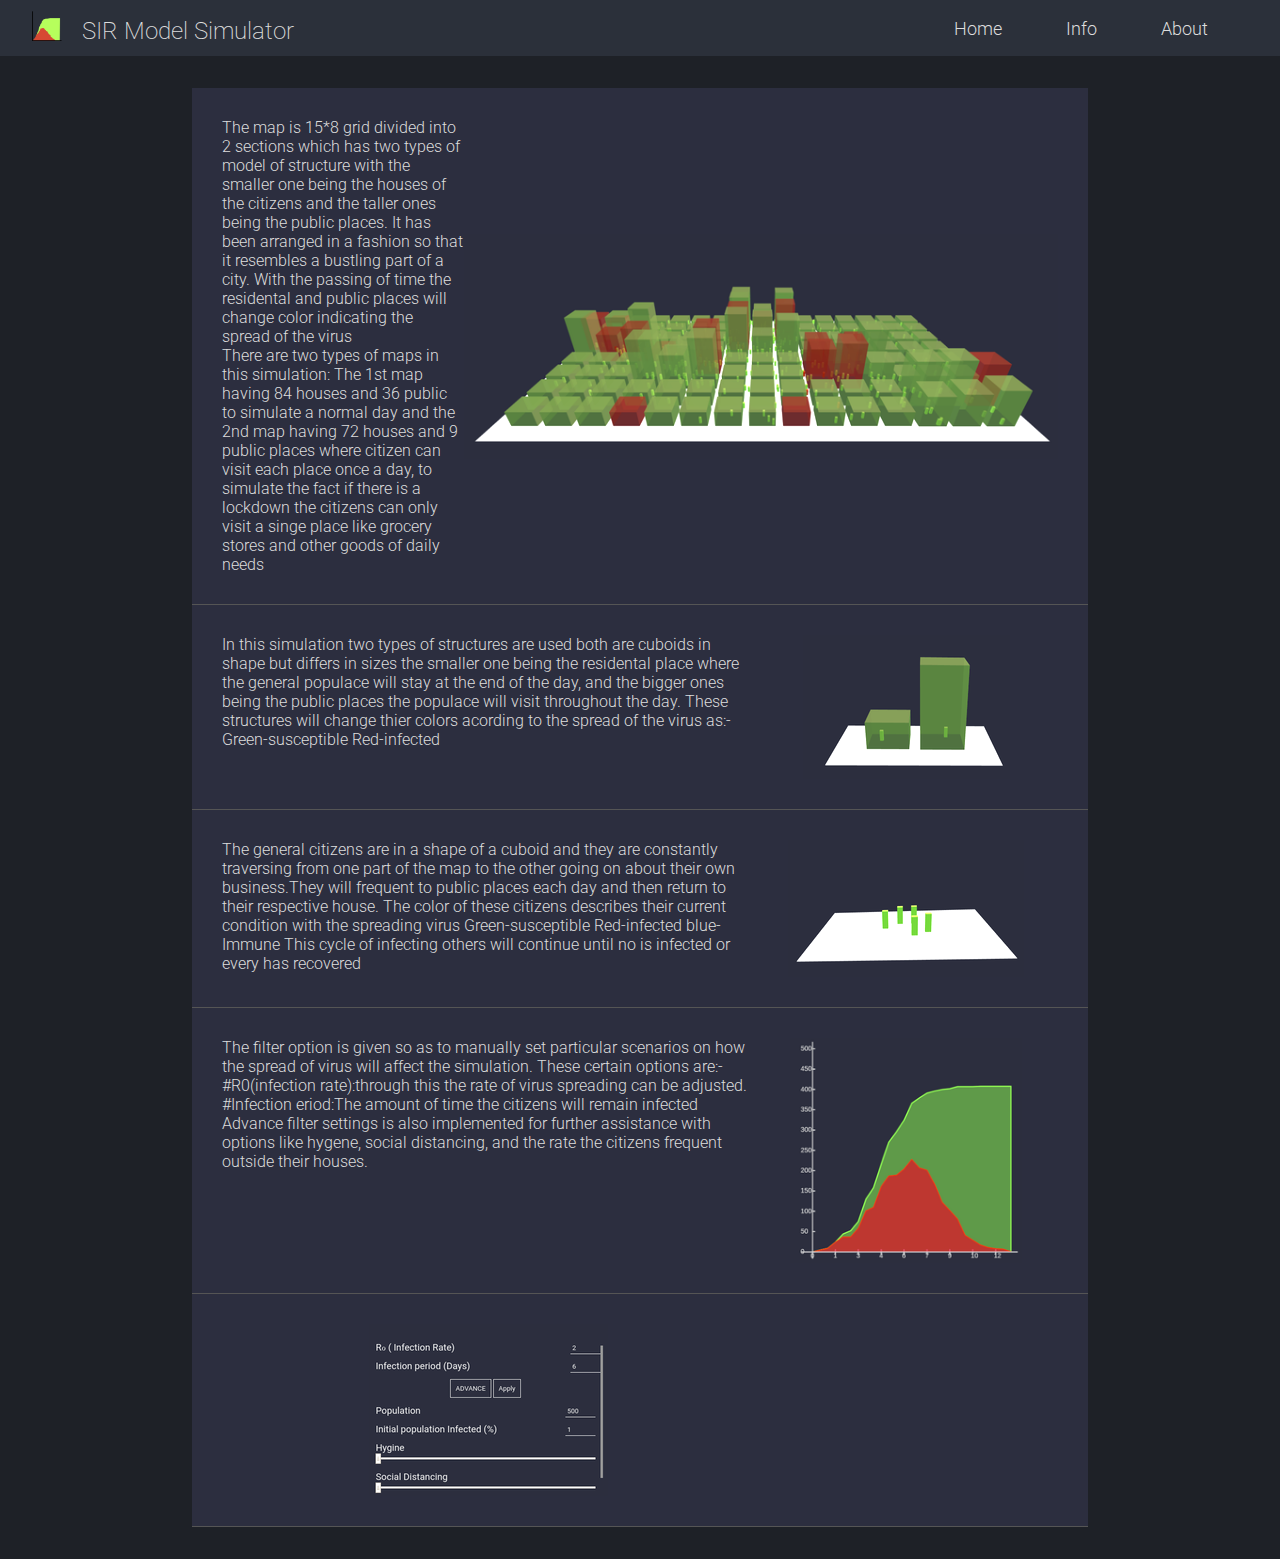
<file: info.html>
<html lang="en">
<head>
    <meta charset="UTF-8">
    <meta name="viewport" content="width=device-width, initial-scale=1.0">
    <title>Document</title>
    <link rel="stylesheet" href="./style.css">
    <link rel="stylesheet" href="./info_style.css">
    <link href="https://fonts.googleapis.com/css2?family=Roboto:wght@300;400;500&display=swap" rel="stylesheet">

</head>
<body>
    <header>
        <div>
            <img src="images/Logo3.png" alt="Logo"/>
            <h1>
                SIR Model Simulator
            </h1>
        </div>
        
        <nav>
            <ul>
                <li>
                    <a href="./index.html">
                        Home
                    </a>
                </li>
                <li>
                    <a href="./info.html">
                        Info
                    </a>
                </li>
                <li>
                    <a href="/info.html">
                        About
                    </a>
                </li>
                
            </ul>
        </nav>
    </header>
    <main>
        <div>
            <article class="info_article">
                The map is 15*8 grid divided into 2 sections which has two types of model of structure with the smaller one being the houses of the citizens and the taller ones being the public places.  
                It has been arranged in a fashion so that it resembles a bustling part of a city. With the passing of time the residental and public places will change color indicating the spread of the virus        
                <br>
                There are two types of maps in this simulation:
        
                The 1st map having 84 houses and 36 public to simulate a normal day  and the 2nd map having 72 houses and 9 public places where citizen can visit each place once a day, to simulate the fact if there is a lockdown the citizens 
                can only visit a singe place like grocery stores and other goods of daily needs 
                <img src="./images/map.png" alt="" />
            </article>
            <article class="info_article">
                In this simulation two types of structures are used both are cuboids in shape but differs in sizes the smaller one being the residental place where the general populace will stay at the end of the day,
        and the bigger ones being the public places the populace will visit throughout the day.
        
        These structures will change thier colors acording to the spread of the virus as:-
        
        Green-susceptible Red-infected
                <img src="./images/area.png" alt="" />
            </article>
            <article class="info_article">
                The general citizens are in a shape of a cuboid and they are constantly traversing from one part of the map to the other going on about their own business.They will frequent to public places
                each day and then return to their respective house.
        
                The color of these citizens describes their current condition with the spreading virus
                Green-susceptible Red-infected blue-Immune
                This cycle of infecting others will continue until no is infected or every has recovered
                <img src="./images/citizen.png" alt="" />
            </article>
            <article class="info_article">
                The filter option is given so as to manually set particular scenarios on how the spread of virus will affect the simulation. These certain options are:-
        
                #R0(infection rate):through this the rate of virus spreading can be adjusted.
                
                #Infection eriod:The amount of time the citizens will remain infected
                
                Advance filter settings is also implemented for further assistance with options like hygene, social distancing, and the rate the citizens frequent outside their houses.
                
                <img src="./images/graph.png" alt="" />
            </article>
            <article class="info_article">
                
        
                <img src="./images/filters.png" alt="" />
            </article>
        </div>
    
    </main>
</body>
</html>
</file>
<file: style.css>
*{
    margin: 0;
    padding: 0;
    box-sizing: border-box;
    color: #dddddd;
    font-family: 'Roboto', sans-serif;
    font-weight: 300;
}
body{
    background-color: #1e2127;
    height: 100vh;
    margin: auto;
    display: flex;
    flex-direction: column;
    overflow: hidden;
}
header{
    height: 3.5rem;
    width: 100%;
    display: flex;
    justify-content: space-between;
    align-items: center;
    padding: 0.80rem 2rem;
    background-color: #2B303A;
}
header h1{
    display: inline;
    font-size: 1.5rem;
    font-weight: 200;
    vertical-align: text-bottom;
}
header img{
    vertical-align: baseline;
    height: 100%;
    padding-right: 1rem;
}
nav{
    display: flex;
    justify-content: space-around;
}
nav ul{
    padding: 10px;
}
nav ul li{
    display: inline;
    margin:30px;
    font-size: 18px;
    cursor: pointer;
}
nav ul li a{
    text-decoration: none;
}
nav ul li a:hover{
    color: #d64933;
    font-weight: 400;
}
main{
    width: 100%;
    padding: 2rem;
    display: flex;
    flex-grow: 1;
}
.filler{
    flex-grow: 1;
    position: relative;
}
.effected_data{
    position: absolute;
    bottom: 5rem;
    left: 1.5rem;
    padding: 0.8rem;
    gap:1.5rem;
    z-index: 10;
    font-size: 1rem;
    background-color: #ffffff11;
    display: flex;
    justify-content: space-evenly;
    align-items: center;
}
.marker{
    display: inline;
    width: 1rem;
    height: 1rem;
    margin: 3px 6px;
    background-color: #fed766;
}
.green{
    background-color: #b6ff5c;
}
.red{
    background-color: #d64933;
}
.blue{
    background-color: #60d7e6;
}
.change-Map,.map-option{
    position: absolute;
    top:1.5rem;
    left: 1.4rem;
    width:9vw;
    z-index: 10;
    background-color: #ffffff11;
    padding: 0.5rem;
    color: #ddd;
    border: none;
    font-size: 1rem;
    outline: none;
}
.map-option{
    background-color: #1e2127;
    display: block
}
.menu{
    width: 25vw;
    display:grid;
    grid-template-rows: 2fr 3fr;
    padding: 0.5rem;
}
.graph{
    position: relative;
    padding: 0.7rem 0rem;
}
.graph-legend{
    background-color: #2B303A;
    display: flex;
    justify-content: space-evenly;
    position: absolute;
    right: 1rem;
}
.filters{
    height: 35vh;
    overflow: auto;
    position: relative;
    background-color: #2B303A;
}
.filters h2{
    padding: 0.5rem 1rem;
    background-color: #ffffff11;
    position: sticky;
    width: 100%;
    top:0;
}
#defaultCanvas0{
    position: absolute;
    top:6rem;
    left:2.5vw;
}
.filter{
    height: fit-content;
    display: flex;
    justify-content: space-between;
    padding:0.5rem 1rem;

}
.number-Input{
    background-color: transparent;
    border-style: none;
    border-bottom: 1px #555555 solid;
    padding:0.5rem;
    display: inline;
    width: 3rem;
    text-align: center;
}
input:hover{
    background-color: #ffffff44;
}
.btn{
    background-color: #ffffff11;
    border: none;
    padding: 0.5rem 1rem;
    cursor: pointer;
}
.btn:hover{
    background-color: #ffffff44;
}
.filter-btn{
    width: fit-content;
    margin: 0.3rem 1rem;
}
.slider{
    width: 100%;
    cursor: pointer;
}
.flex{
    display: flex
}
#advance-filters{
    transform: scaleY(0);
    transform-origin: 50% 0%;
    transition: 0.3s transform;
}
::-webkit-scrollbar {
    width: 5px;
  }
  
  /* Track */
  ::-webkit-scrollbar-track {
    background: transparent;
  }
  
  /* Handle */
  ::-webkit-scrollbar-thumb {
    background: #888;
  }
  
  /* Handle on hover */
  ::-webkit-scrollbar-thumb:hover {
    background: #555;
  }
</file>
<file: info_style.css>
.info_article{
    display: grid;
    grid-template-columns: 7fr 4fr;
    margin: auto 10rem;
    background-color: #2c2e3f;
    padding: 30px;
    border-bottom: 1px solid #555555;
}
.info_article img{
    max-height:25vh;
    filter: brightness(1.1);
    margin: auto;
}
</file>
